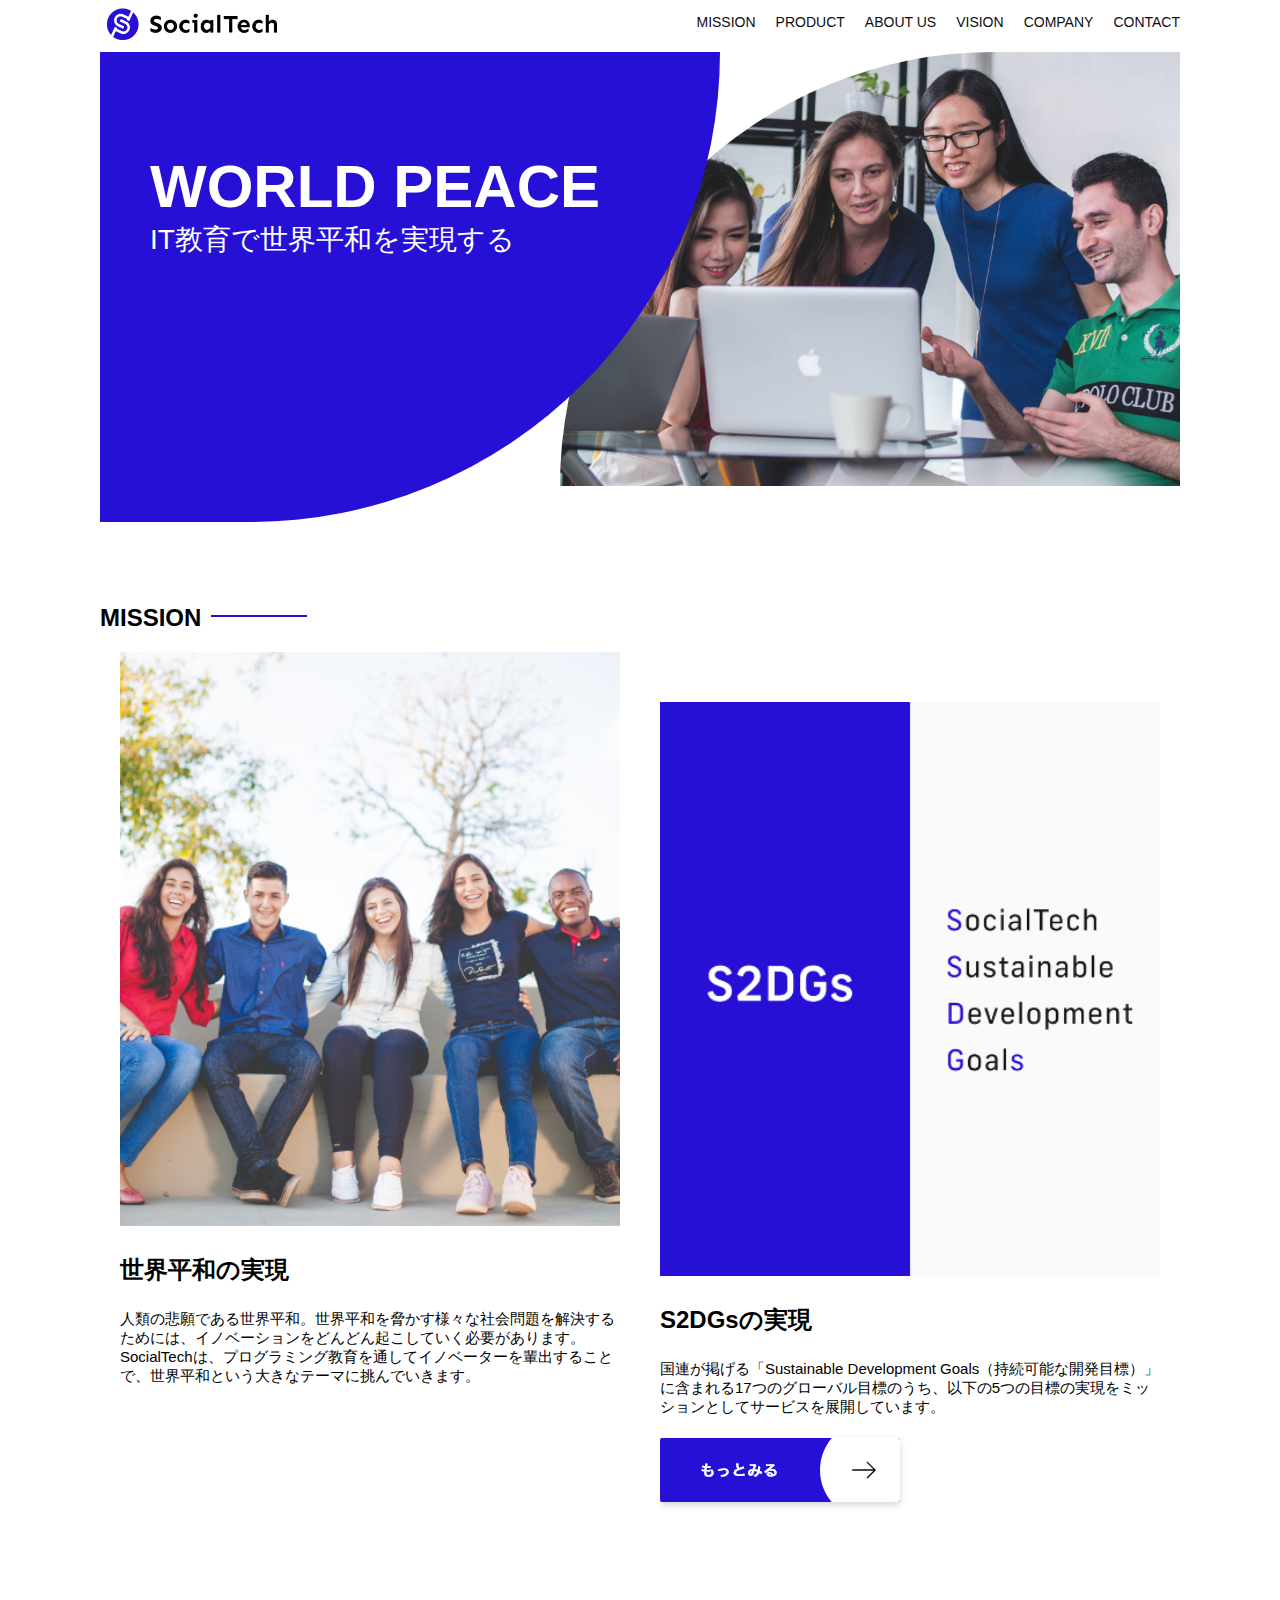
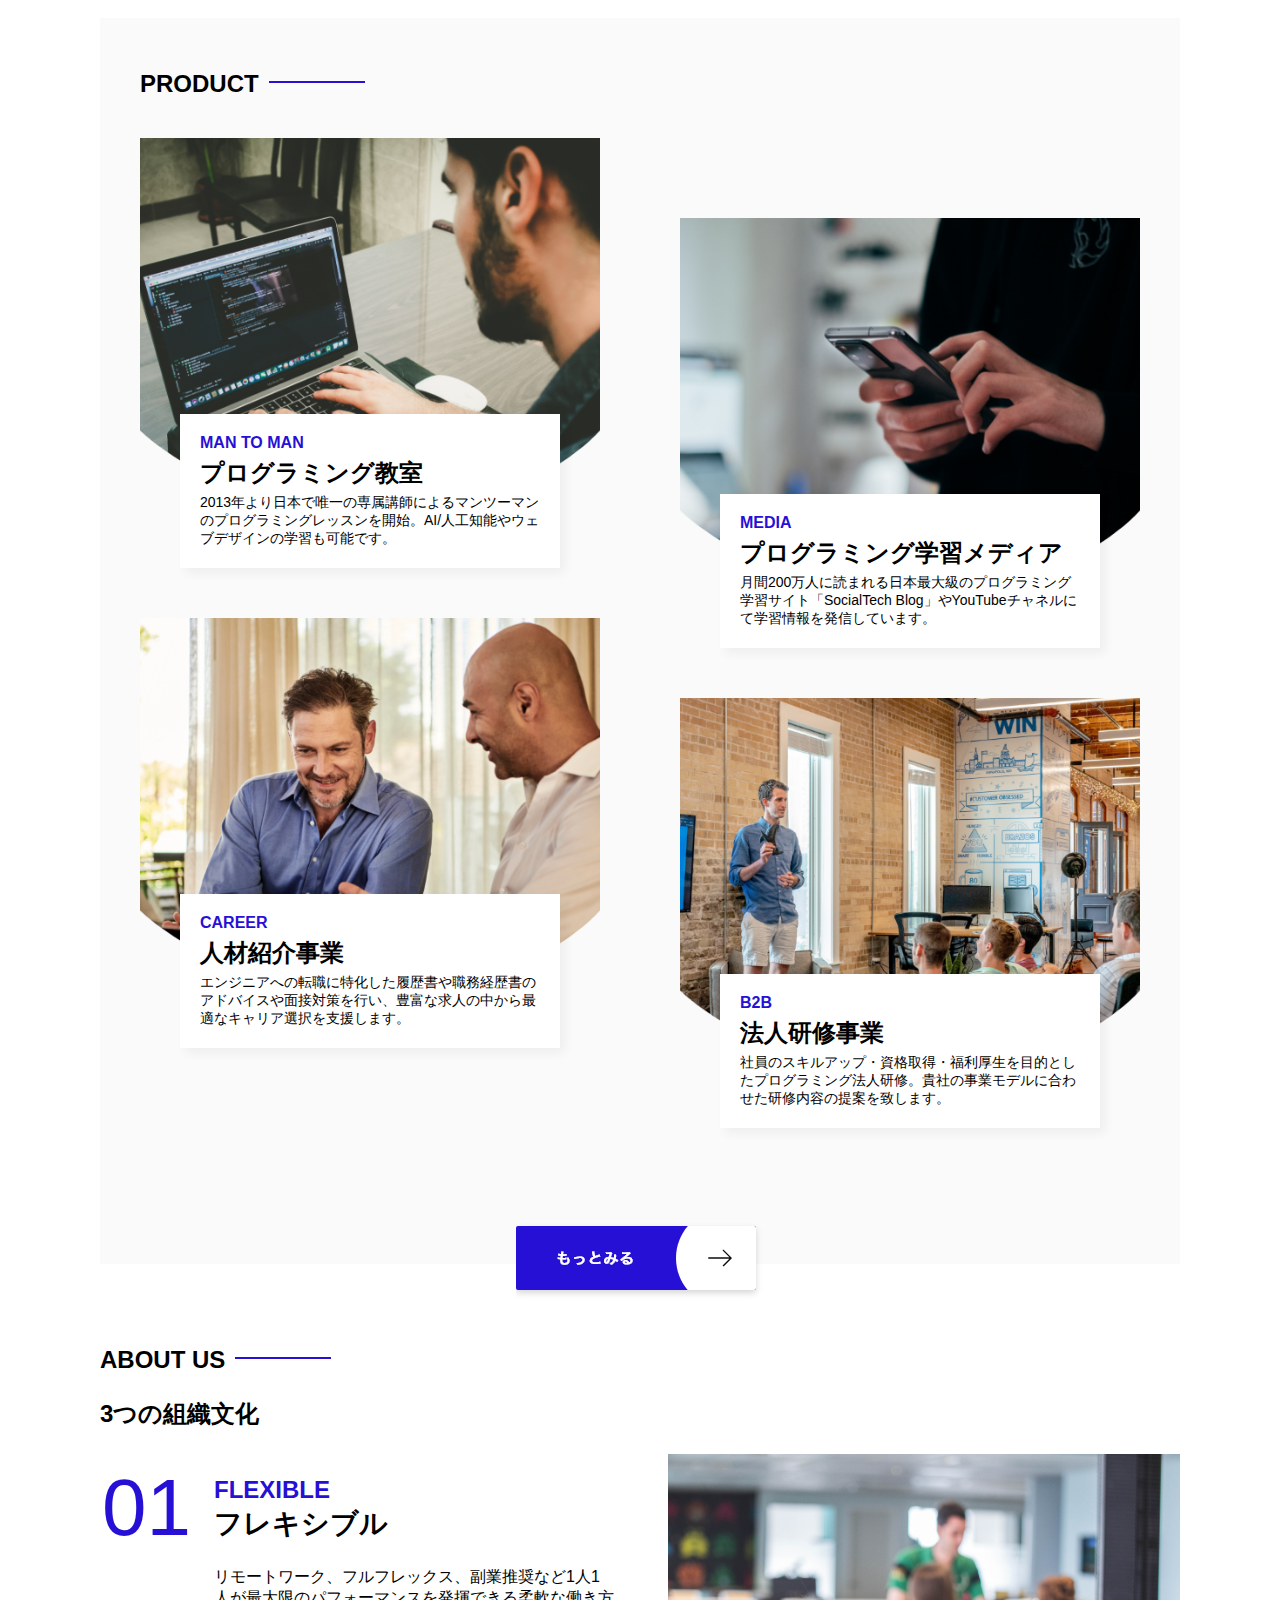
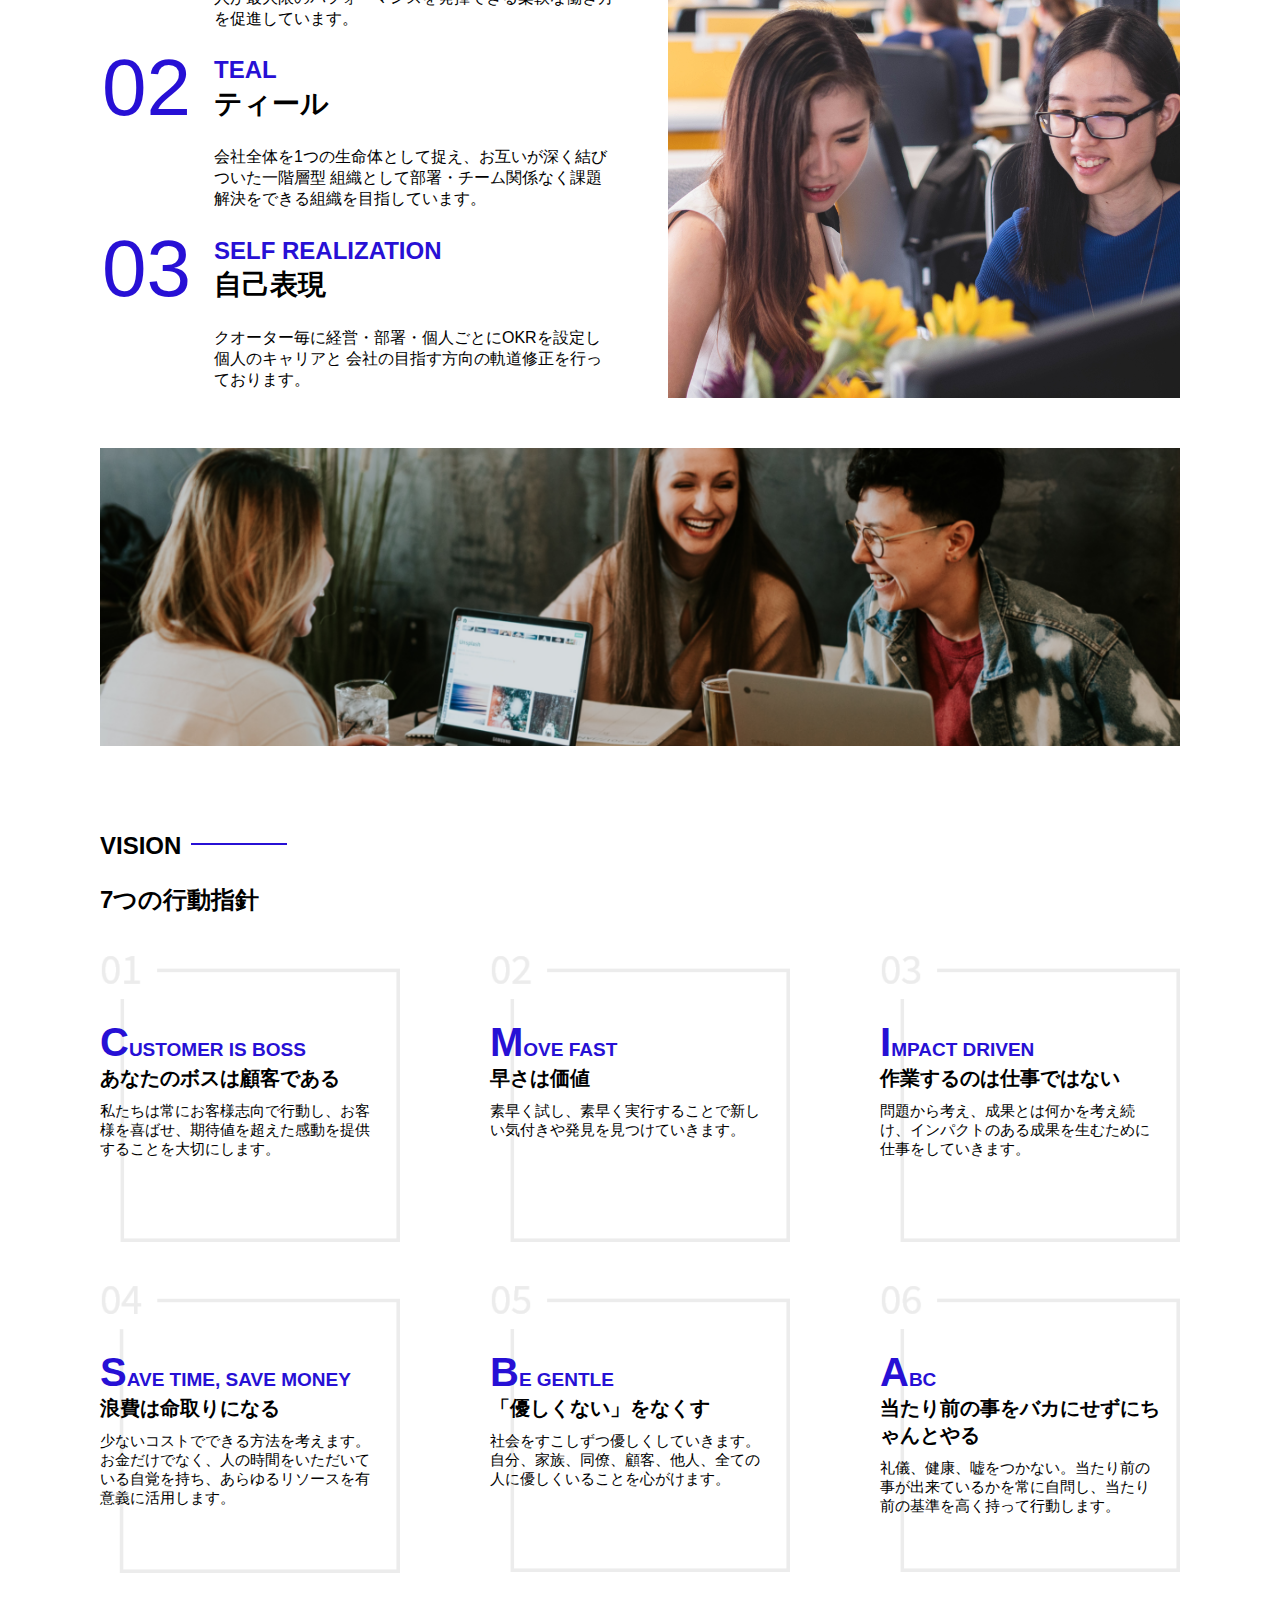
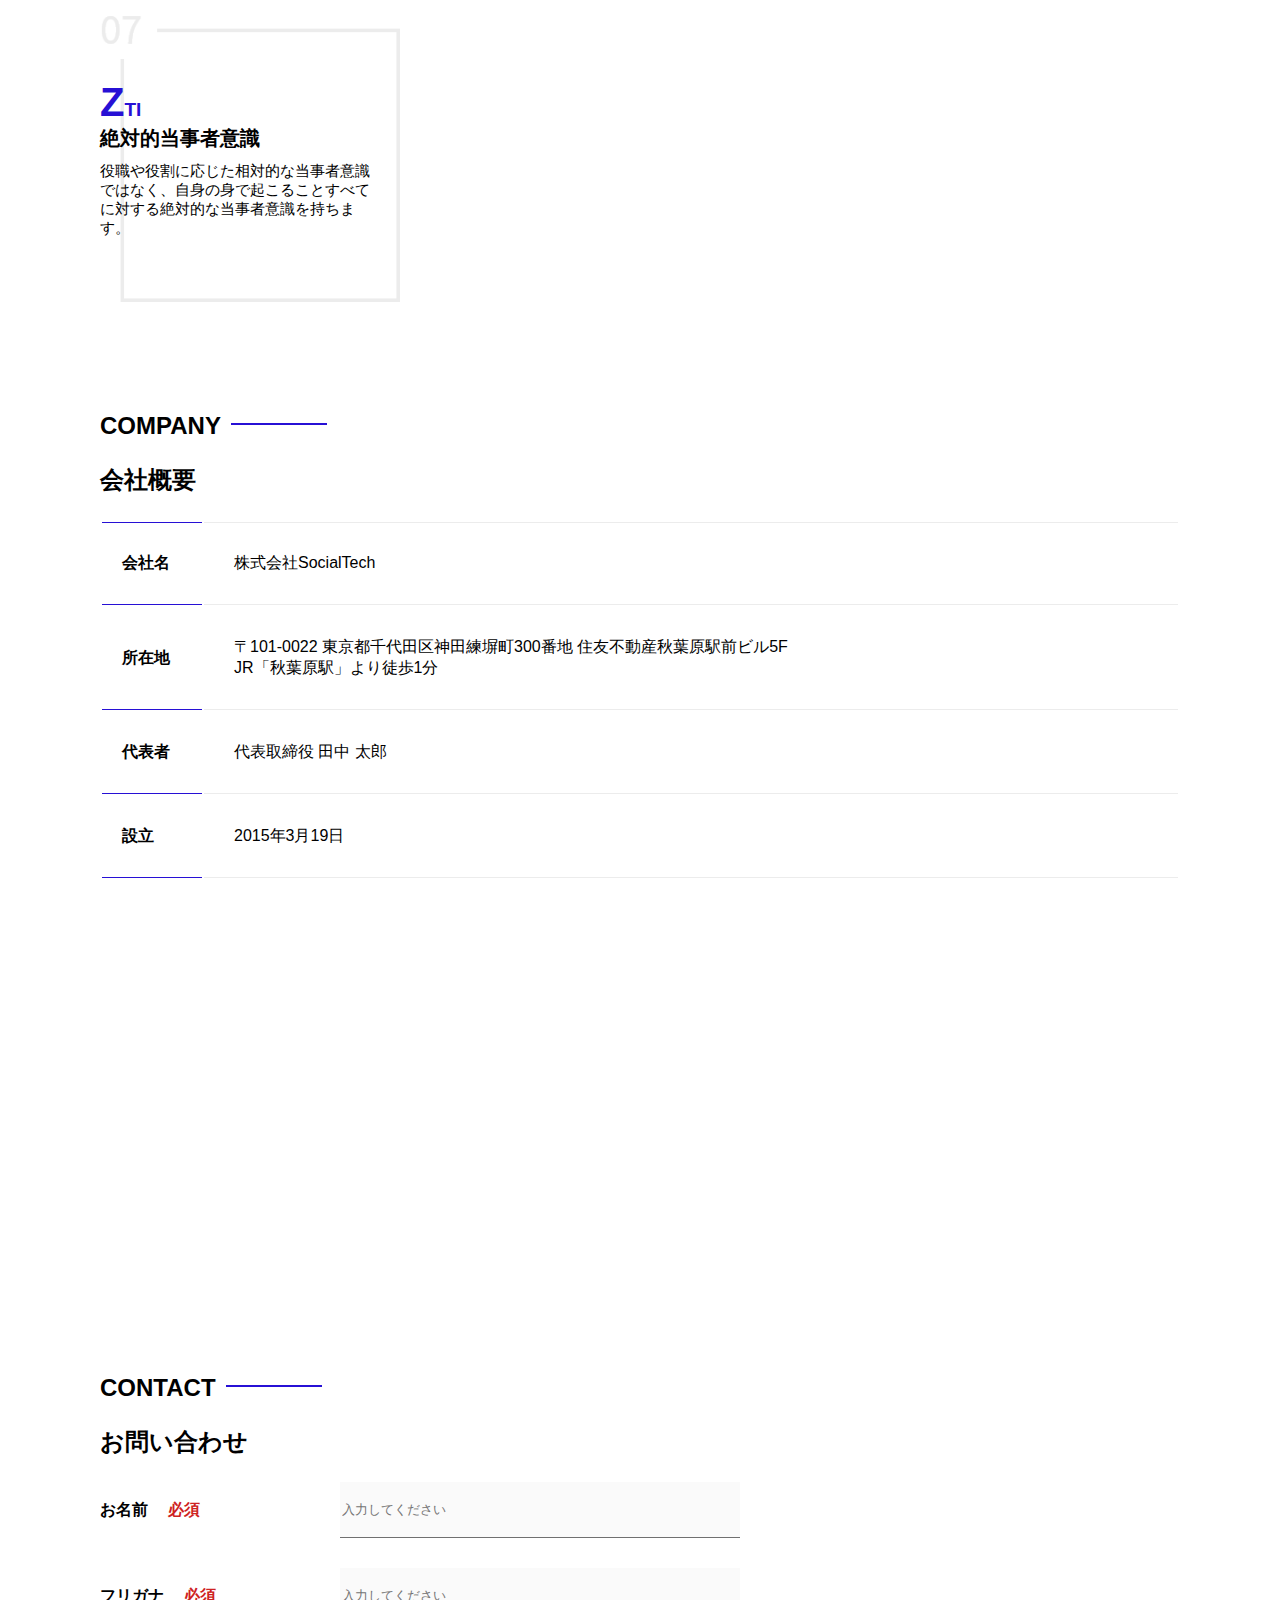
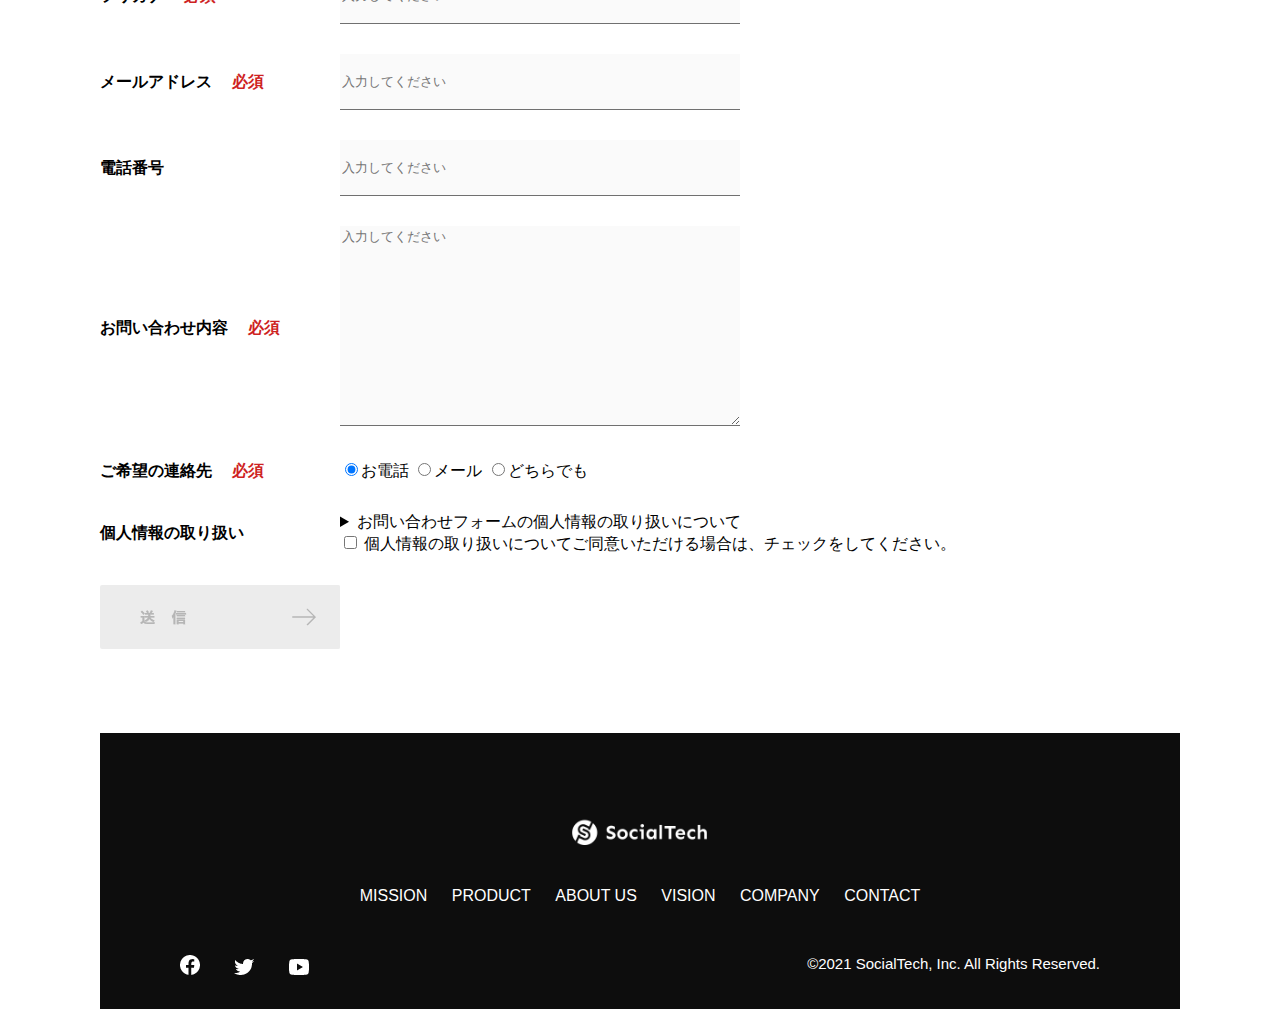
<file: index.html>
<!DOCTYPE html>
<html lang="jp">
<head>
    <meta charset="UTF-8">
    <meta name="description" content="SocialTechはEdTech業界のリーディングカンパニーを目指します。">
    <meta name="viewport" content="width=device-width, initial-scale=1.0">
    <link rel="stylesheet" href="style.css">
    <title>SocialTech</title>
</head>
<body>

    <!-- ヘッダー -->
    <header>
        <!-- ロゴ -->
        <a href="index.html" id="logo">
            <img src="images/logo.png" alt="トップページに戻る">
        </a>
        <!-- PC用ナビゲーション -->
         <nav id="nav-pc">
            <ul>
                <li><a href="mission.html">MISSION</a></li>
                <li><a href="product.html">PRODUCT</a></li>
                <li><a href="index.html#aboutus">ABOUT US</a></li>
                <li><a href="index.html#vision">VISION</a></li>
                <li><a href="index.html#company">COMPANY</a></li>
                <li><a href="index.html#contact">CONTACT</a></li>
            </ul>
         </nav>

         <!-- スマホ用メニューボタン -->
       <button id="menu-sp" onclick="document.getElementById('nav-sp').style.display = 'block'">
        <img src="images/button-menu.png" alt="ナビゲーションを開く">
      </button>
        <!-- スマホ用ナビゲーション -->
        <div id="nav-sp">
          <button id="close" onclick="document.getElementById('nav-sp').style.display = 'none'">
            <img src="images/button-close.png" alt="ナビゲーションを閉じる">
          </button>
  
          <nav>
            <ul>
              <li>
                <a id="logo-sp" href="index.html" onclick="document.getElementById('nav-sp').style.display = 'none'"><img src="images/logo-sp.png" alt="トップページに戻る"></a>
              </li>
              <li><a class="menu" href="mission.html" onclick="document.getElementById('nav-sp').style.display = 'none'">MISSION</a></li>
              <li><a class="menu" href="product.html" onclick="document.getElementById('nav-sp').style.display = 'none'">PRODUCT</a></li>
              <li><a class="menu" href="index.html#aboutus" onclick="document.getElementById('nav-sp').style.display = 'none'">ABOUT US</a></li>
              <li><a class="menu" href="index.html#vision" onclick="document.getElementById('nav-sp').style.display = 'none'">VISION</a></li>
              <li><a class="menu" href="index.html#company" onclick="document.getElementById('nav-sp').style.display = 'none'">COMPANY</a></li>
              <li><a class="menu" href="index.html#contact" onclick="document.getElementById('nav-sp').style.display = 'none'">CONTACT</a></li>
            </ul>
          </nav>
          <div id="sns">
            <a href="https://www.facebook.com/sejuku2013">
              <img src="images/button-facebook.png" alt="Facebookのリンク">
            </a>
            <a href="https://twitter.com/samuraijuku">
              <img src="images/button-twitter.png" alt="Twitterのリンク">
            </a>
            <a href="https://www.youtube.com/channel/UCCFOQO5aDK0xXam4cUQXT8g">
              <img src="images/button-youtube.png" alt="YouTubeのリンク">
            </a>
          </div>
        </div>
    </header>

    <!-- メイン -->
    <main>
        <article>
            <!-- メインビジュアル -->
            <section id="main-visual">
                <div id="main-message">
                    <h1>WORLD PEACE</h1>
                    <p>IT教育で世界平和を実現する</p>
                </div>
                <img src="images/index/index-main.png" alt="PCの周りに集まる多国籍の仲間たち">
            </section>
            <!-- ミッション -->
             <section id="mission">
                <h2 class="index-h2">MISSION</h2>
                <div id="mission-flex">
                    <div>
                        <img id="mission-photo" src="images/index/index-mission.png" alt="屋外のベンチで写真を撮影する多国籍の仲間たち">
                        <h3>世界平和の実現</h3>
                        <p>
                            人類の悲願である世界平和。世界平和を脅かす様々な社会問題を解決するためには、イノベーションをどんどん起こしていく必要があります。SocialTechは、プログラミング教育を通してイノベーターを輩出することで、世界平和という大きなテーマに挑んでいきます。
                        </p>
                    </div>
                    <div>
                        <img id="s2dgs" src="images/index/s2dgs.png" alt="S2DGs">
                        <h3>S2DGsの実現</h3>
                        <p>国連が掲げる「Sustainable Development Goals（持続可能な開発目標）」に含まれる17つのグローバル目標のうち、以下の5つの目標の実現をミッションとしてサービスを展開しています。</p>
                        <a href="mission.html">
                            <img src="images/button-more.png" alt="もっとみる">
                        </a>
                    </div>
                </div>
             </section>
             <!-- プロダクト -->
              <section id="product">
                <h2 class="index-h2">PRODUCT</h2>
                <div class="product-flex">
                    <div id="product-left">
                        <div>
                            <img class="product-photo" src="images/index/index-mantoman.png" alt="PCでコードを書く男性">
                            <div class="product-explain">
                                <span>MAN TO MAN</span>
                                <h3>プログラミング教室</h3>
                                <p>2013年より日本で唯一の専属講師によるマンツーマンのプログラミングレッスンを開始。AI/人工知能やウェブデザインの学習も可能です。</p>
                            </div>
                        </div>
                        <div>
                            <img class="product-photo" src="images/index/index-career.png" alt="笑顔で話し合う2人の男性">
                            <div class="product-explain">
                                <span>CAREER</span>
                                <h3>人材紹介事業</h3>
                                <p>エンジニアへの転職に特化した履歴書や職務経歴書のアドバイスや面接対策を行い、豊富な求人の中から最適なキャリア選択を支援します。</p>
                            </div>
                        </div>
                    </div>
                    <div id="product-right">
                        <div>
                            <img class="product-photo" src="images/index/index-media.png" alt="スマートフォンを操作する人">
                            <div class="product-explain">
                                <span>MEDIA</span>
                                <h3>プログラミング学習メディア</h3>
                                <p>月間200万人に読まれる日本最大級のプログラミング学習サイト「SocialTech Blog」やYouTubeチャネルにて学習情報を発信しています。</p>
                            </div>
                        </div>
                        <div>
                            <img class="product-photo" src="images/index/index-b2b.png" alt="講演中の男性とそれを聴く人々">
                            <div class="product-explain">
                                <span>B2B</span>
                                <h3>法人研修事業</h3>
                                <p>社員のスキルアップ・資格取得・福利厚生を目的としたプログラミング法人研修。貴社の事業モデルに合わせた研修内容の提案を致します。</p>
                            </div>
                        </div>
                    </div>
                </div>
                <div id="product-more">
                    <a href="product.html">
                        <img src="images/button-more.png" alt="もっとみる">
                    </a>
                </div>
              </section>
              <!-- ABOUT US -->
               <section id="about-us">
                <h2 class="index-h2">ABOUT US</h2>
                <h3>3つの組織文化</h3>
                <div>
                    <table class="culture-table">
                        <tr>
                            <td class="culture-num">01</td>
                            <th><span class="culture-en">FLEXIBLE</span><br>フレキシブル</th>
                        </tr>
                        <tr>
                            <td>
                                <!-- 空のセル -->
                            </td>
                            <td class="culture-description">リモートワーク、フルフレックス、副業推奨など1人1人が最大限のパフォーマンスを発揮できる柔軟な働き方を促進しています。</td>
                        </tr>
                        <tr>
                            <td class="culture-num">02</td>
                            <th><span class="culture-en">TEAL</span><br>ティール</th>
                        </tr>
                        <tr>
                            <td>
                                <!-- 空のセル -->
                            </td>
                            <td class="culture-description">会社全体を1つの生命体として捉え、お互いが深く結びついた一階層型 組織として部署・チーム関係なく課題解決をできる組織を目指しています。</td>
                        </tr>
                        <tr>
                            <td class="culture-num">03</td>
                            <th><span class="culture-en">SELF REALIZATION</span><br>自己表現</th>
                        </tr>
                        <tr>
                            <td>
                                <!-- 空のセル -->
                            </td>
                            <td class="culture-description">クオーター毎に経営・部署・個人ごとにOKRを設定し個人のキャリアと 会社の目指す方向の軌道修正を行っております。</td>
                        </tr>
                    </table>
                    <img class="culture-img" src="images/index/index-aboutus1.png" alt="笑顔で話し合う2人の女性">
                </div>
                <img class="culture-img2" src="images/index/index-aboutus2.png" alt="笑顔で話し合う3人の男女">
               </section>
               <!-- VISION -->
               <section id="vision">
                <h2 class="index-h2">VISION</h2>
                <h3>7つの行動指針</h3>
                <div>
                    <div class="vision-box">
                        <img src="images/index/vision-01.png" alt="01">
                        <div>
                            <h4>CUSTOMER IS BOSS</h4>
                            <h5>あなたのボスは顧客である</h5>
                            <p>私たちは常にお客様志向で行動し、お客様を喜ばせ、期待値を超えた感動を提供することを大切にします。</p>
                        </div>
                    </div>
                    <div class="vision-box">
                        <img src="images/index/vision-02.png" alt="02">
                        <div>
                            <h4>MOVE FAST</h4>
                            <h5>早さは価値</h5>
                            <p>素早く試し、素早く実行することで新しい気付きや発見を見つけていきます。</p>
                        </div>
                    </div>
                    <div class="vision-box">
                        <img src="images/index/vision-03.png" alt="03">
                        <div>
                            <h4>IMPACT DRIVEN</h4>
                            <h5>作業するのは仕事ではない</h5>
                            <p>問題から考え、成果とは何かを考え続け、インパクトのある成果を生むために仕事をしていきます。</p>
                        </div>
                    </div>
                    <div class="vision-box">
                        <img src="images/index/vision-04.png" alt="04">
                        <div>
                            <h4>SAVE TIME, SAVE MONEY</h4>
                            <h5>浪費は命取りになる</h5>
                            <p>少ないコストでできる方法を考えます。お金だけでなく、人の時間をいただいている自覚を持ち、あらゆるリソースを有意義に活用します。</p>
                        </div>
                    </div>
                    <div class="vision-box">
                        <img src="images/index/vision-05.png" alt="05">
                        <div>
                            <h4>BE GENTLE</h4>
                            <h5>「優しくない」をなくす</h5>
                            <p>社会をすこしずつ優しくしていきます。自分、家族、同僚、顧客、他人、全ての人に優しくいることを心がけます。</p>
                        </div>
                    </div>
                    <div class="vision-box">
                        <img src="images/index/vision-06.png" alt="06">
                        <div>
                            <h4>ABC</h4>
                            <h5>当たり前の事をバカにせずにちゃんとやる</h5>
                            <p>礼儀、健康、嘘をつかない。当たり前の事が出来ているかを常に自問し、当たり前の基準を高く持って行動します。</p>
                        </div>
                    </div>
                    <div class="vision-box">
                        <img src="images/index/vision-07.png" alt="07">
                        <div>
                            <h4>ZTI</h4>
                            <h5>絶対的当事者意識</h5>
                            <p>役職や役割に応じた相対的な当事者意識ではなく、自身の身で起こることすべてに対する絶対的な当事者意識を持ちます。</p>
                        </div>
                    </div>
                </div>    
               </section>
               <!-- COMPANY -->
               <section id="company">
                <h2 class="index-h2">COMPANY</h2>
                <h3>会社概要</h3>
                <table id="company-table">
                    <tr>
                        <th class="tableheader tableheader-first">会社名</th>
                        <td class="cell cell-first">株式会社SocialTech</td>
                    </tr>
                    <tr>
                        <th class="tableheader">所在地</th>
                        <td class="cell">〒101-0022 東京都千代田区神田練塀町300番地 住友不動産秋葉原駅前ビル5F<br>JR「秋葉原駅」より徒歩1分</td>
                    </tr>
                    <tr>
                        <th class="tableheader">代表者</th>
                        <td class="cell">代表取締役 田中 太郎</td>
                    </tr>
                    <tr>
                        <th class="tableheader">設立</th>
                        <td class="cell">2015年3月19日</td>
                    </tr>
                </table>
                <iframe 
                src="https://www.google.com/maps/embed?pb=!1m18!1m12!1m3!1d3240.0688551336807!2d139.7720776771055!3d35.69992317258124!2m3!1f0!2f0!3f0!3m2!1i1024!2i768!4f13.1!3m3!1m2!1s0x60188fee13660e23%3A0x77137876edf742ac!2z5L2P5Y-L5LiN5YuV55Sj56eL6JGJ5Y6f6aeF5YmN44OT44Or!5e0!3m2!1sja!2sjp!4v1704858013291!5m2!1sja!2sjp" 
                style="border: 0;" allowfullscreen="" loading="lazy">
                </iframe>
               </section>
               <!-- お問い合わせフォーム -->
                <section id="contact">
                    <h2 class="index-h2">CONTACT</h2>
                    <h3>お問い合わせ</h3>
                    <form>
                        <div>
                            <div class="contact-heading">
                                <label class="contact-label">お名前<span class="contact-span">必須</span></label>
                            </div>
                            <div>
                                <input type="text" name="name" placeholder="入力してください" class="contact-textbox">
                            </div>
                        </div>
                        <div>
                            <div class="contact-heading">
                                <label class="contact-label">フリガナ<span class="contact-span">必須</span></label>
                            </div>
                            <div>
                                <input type="text" name="hurigana" placeholder="入力してください" class="contact-textbox">
                            </div>
                        </div>
                        <div>
                            <div class="contact-heading">
                                <label class="contact-label">メールアドレス<span class="contact-span">必須</span></label>
                            </div>
                            <div>
                                <input type="text" name="email" placeholder="入力してください" class="contact-textbox">
                            </div>
                        </div>
                        <div>
                            <div class="contact-heading">
                                <label class="contact-label">電話番号</label>
                            </div>
                            <div>
                                <input type="text" name="tell" placeholder="入力してください" class="contact-textbox">
                            </div>
                        </div>
                        <div>
                            <div class="contact-heading">
                                <label class="contact-label">お問い合わせ内容<span class="contact-span">必須</span></label>
                            </div>
                            <div><textarea class="contact-textarea" placeholder="入力してください" name="message"></textarea></div>
                        </div>
                        <div>
                            <div class="contact-heading">
                                <label class="contact-label">ご希望の連絡先<span class="contact-span">必須</span></label>
                            </div>
                            <div>
                                <input class="radiobutton" type="radio" value="tel" name="contact" checked><label>お電話</label>
                                <input class="radiobutton" type="radio" value="mail" name="contact"><label>メール</label>
                                <input class="radiobutton" type="radio" value="both" name="contact"><label>どちらでも</label>
                            </div>
                        </div>
                        <div>
                            <div class="contact-heading">
                                <label class="contact-label">個人情報の取り扱い</label>
                            </div>
                            <div>
                                <details>
                                    <summary>お問い合わせフォームの個人情報の取り扱いについて</summary>
                                    <div>
                                        <dl>
                                            <dt>1. 組織の名称又は氏名</dt>
                                            <dd>株式会社SocialTech</dd>
                                            <dt>2. 個人情報保護管理者（若しくはその代理人）の氏名又は職名、所属及び連絡先</dt>
                                            <dd>
                                                <p>鈴木 一郎 コーポレート部</p>
                                                <p>メールアドレス:samurai@example.com</p>
                                                <p>TEL:03-1234-5678</p>
                                            </dd>
                                            <dt>3. 個人情報の利用目的</dt>
                                            <dd>
                                                <ul>
                                                    <li>本サービス及び本サービスに関連する情報の提供又はそれらに関する連絡のため</li>
                                                    <li>ユーザーの本人確認のため</li>
                                                    <li>当社サービスのご案内のため</li>
                                                    <li>当社の商品等の広告または宣伝（電子メールによるものを含むものとします。）</li>
                                                </ul>
                                            </dd>
                                            <dt>4. 個人情報の取り扱い業務の委託</dt>
                                            <dd>個人情報の取扱業務の全部または一部を外部に業務委託する場合があります。その際、弊社は、個人情報を適切に保護できる管理体制を敷き実行していることを条件として委託先を厳選したうえで、機密保持契約を委託先と締結し、お客様の個人情報を厳密に管理させます。</dd>
                                            <dt>5. 個人情報の開示等の請求</dt>
                                            <dd>
                                                お客様は、弊社に対してご自身の個人情報の開示等（利用目的の通知、開示、内容の訂正・追加・削除、利用の停止または消去、第三者への提供の停止）に関して、当社問合わせ窓口に申し出ることができます。<br>
                                                その際、弊社はお客様ご本人を確認させていただいたうえで、合理的な期間内に対応いたします。<br>
                                                なお、個人情報に関する弊社問合わせ先は、次の通りです。
                                            </dd>
                                            <dd>
                                                <p>株式会社SocialTech 個人情報問合せ窓口</p>
                                                <p>〒150-0043 東京都千代田区神田練塀町300番地 住友不動産秋葉原駅前ビル5F</p>
                                                <p>メールアドレス:samurai@example.com TEL:03-1234-5678</p>
                                            </dd>

                                            <dt>6. 個人情報を提供されることの任意性について</dt>
                                            <dd>お客様がご自身の個人情報を弊社に提供されるか否かは、お客様のご判断によりますが、もしご提供されない場合には、適切なサービスが提供できない場合がありますので予めご了承ください。</dd>
                                        </dl>
                                    </div>
                                </details>
                                <input type="checkbox" name="agree">
                                <span>個人情報の取り扱いについてご同意いただける場合は、チェックをしてください。</span>
                            </div>
                        </div>
                        <input type="image" src="images/button-submit.png" alt="送信する">
                    </form>
                </section>
        </article>
    </main>

    <!-- フッター -->
     <footer>
        <div id="footer-logo">
            <img src="images/logo-sp.png" alt="SocialTech">
        </div>
            <div id="footer-link">
                <a href="mission.html">MISSION</a>
                <a href="product.html">PRODUCT</a>
                <a href="index.html#aboutus">ABOUT US</a>
                <a href="index.html#vision">VISION</a>
                <a href="index.html#company">COMPANY</a>
                <a href="index.html#contact">CONTACT</a>
            </div>
            <div id="sns-footer">
            <div class="sns-btns">
                <a href="https://www.facebook.com/sejuku2013"><img src="images/button-facebook.png" alt="Facebookのリンク"></a>
                <a href="https://twitter.com/samuraijuku"><img src="images/button-twitter.png" alt="Twitterのリンク"></a>
                <a href="https://www.youtube.com/channel/UCCFOQO5aDK0xXam4cUQXT8g"><img src="images/button-youtube.png" alt="YouTubeのリンク"></a>
            </div>
            <p id="copyright">&copy;2021 SocialTech, Inc. All Rights Reserved.</p>
        </div>
     </footer>
</body>
</html>
</file>
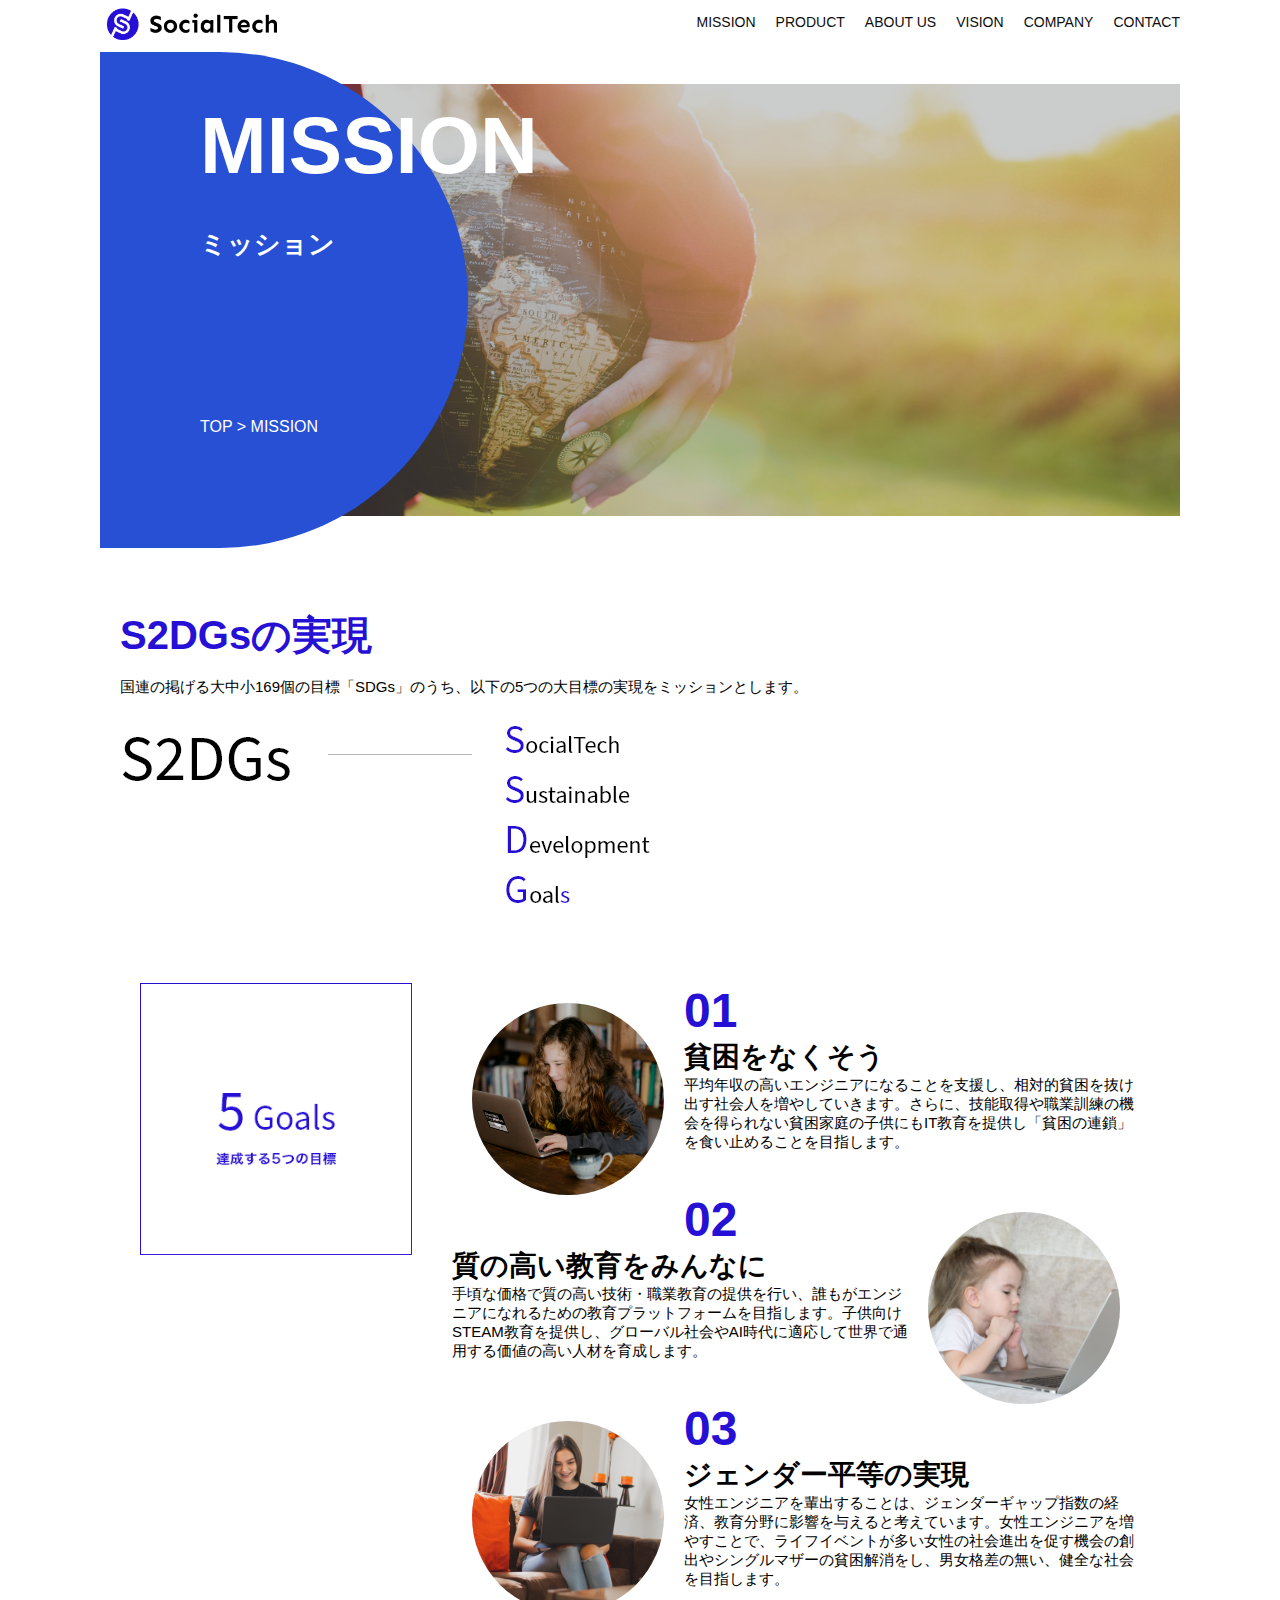
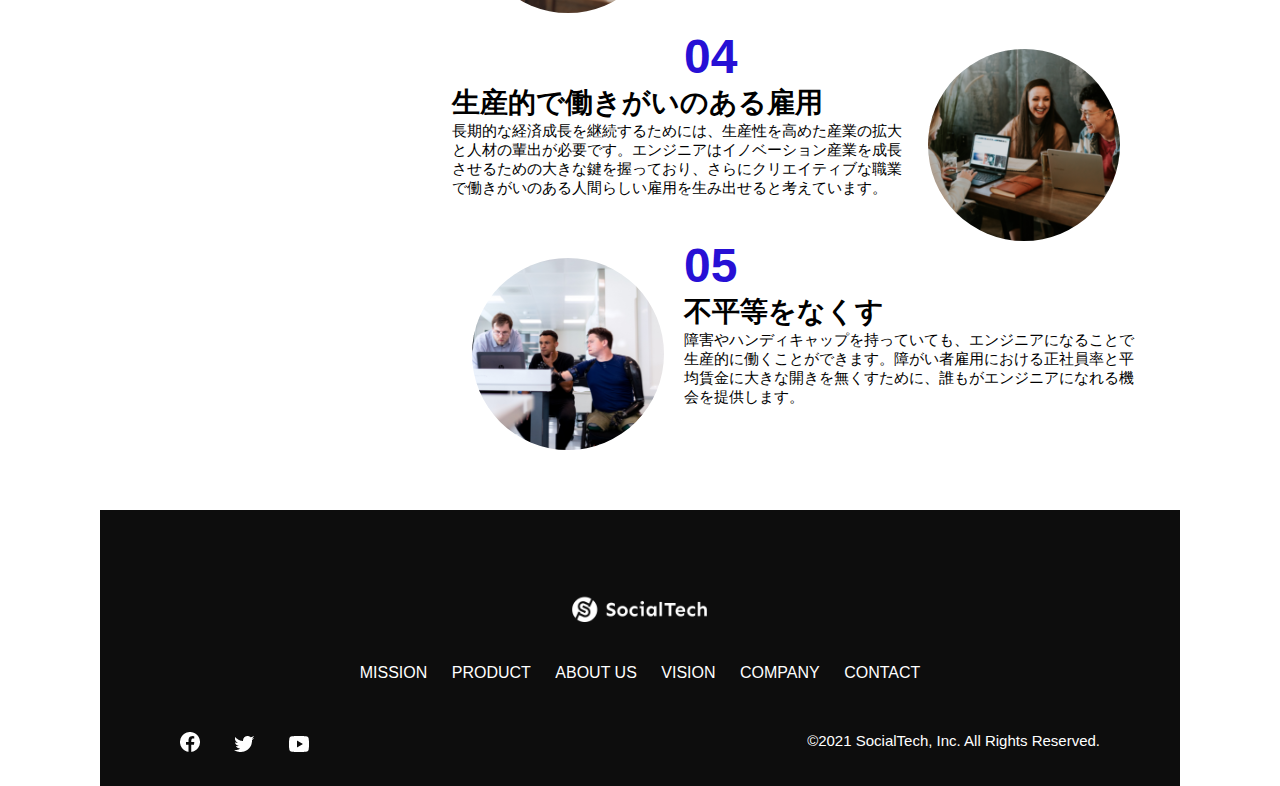
<file: mission.html>
<!DOCTYPE html>
<html lang="jp">
<head>
    <meta charset="UTF-8">
    <meta name="description" content="SocialTechが目指す5つの目標（S2DGs）を紹介します">
    <meta name="viewport" content="width=device-width, initial-scale=1.0">
    <link rel="stylesheet" href="style.css">
    <title>SocialTech - MISSION ミッション -</title>
</head>
<body>
    <!-- ヘッダー -->
    <header>
        <!-- ロゴ -->
         <a href="index.html" id="logo">
            <img src="images/logo.png" alt="トップページに戻る">
         </a>

         <!-- PC用ナビゲーション -->
          <nav id="nav-pc">
            <ul>
                <li><a href="mission.html">MISSION</a></li>
                <li><a href="product.html">PRODUCT</a></li>
                <li><a href="index.html#aboutus">ABOUT US</a></li>
                <li><a href="index.html#vision">VISION</a></li>
                <li><a href="index.html#company">COMPANY</a></li>
                <li><a href="index.html#contact">CONTACT</a></li>
            </ul>
          </nav>

          <!-- スマホ用メニューボタン -->
           <button id="menu-sp" onclick="document.getElementById('nav-sp').style.display = 'block'">
                <img src="images/button-menu.png" alt="ナビゲーションを開く">
           </button>

           <!-- スマホ用ナビゲーション -->
            <div id="nav-sp">
                <button id="close" onclick="document.getElementById('nav-sp').style.display = 'none'">
                    <img src="images/button-close.png" alt="ナビゲーションを閉じる">
                </button>

                <nav>
                    <ul>
                        <li>
                            <a id="logo-sp" href="index.html" onclick="document.getElementById('nav-sp').style.display = 'none'"><img src="images/logo-sp.png" alt="トップページに戻る"></a>
                        </li>
                        <li><a class="menu" href="mission.html" onclick="document.getElementById('nav-sp').style.display = 'none'">MISSION</a></li>
                        <li><a class="menu" href="product.html" onclick="document.getElementById('nav-sp').style.display = 'none'">PRODUCT</a></li>
                        <li><a class="menu" href="index.html#aboutus" onclick="document.getElementById('nav-sp').style.display = 'none'">ABOUT US</a></li>
                        <li><a class="menu" href="index.html#vision" onclick="document.getElementById('nav-sp').style.display = 'none'">VISION</a></li>
                        <li><a class="menu" href="index.html#company" onclick="document.getElementById('nav-sp').style.display = 'none'">COMPANY</a></li>
                        <li><a class="menu" href="index.html#contact" onclick="document.getElementById('nav-sp').style.display = 'none'">CONTACT</a></li>
                    </ul>
                </nav>
                <div id="sns">
                    <a href="https://www.facebook.com/sejuku2013">
                        <img src="images/button-facebook.png" alt="Facebookのリンク">
                    </a>
                    <a href="https://twitter.com/samuraijuku">
                        <img src="images/button-twitter.png" alt="Twitterのリンク">
                    </a>
                    <a href="https://www.youtube.com/channel/UCCFOQO5aDK0xXam4cUQXT8g">
                        <img src="images/button-youtube.png" alt="YouTubeのリンク">
                    </a>
                </div>
            </div>
    </header>

    <!-- メイン -->
     <main>
        <article>
            <section id="mission-main">
                <div class="mission-main-inner">
                    <div id="mission-title">
                        <h1>MISSION<br><span>ミッション</span></h1>
                        <p>TOP > MISSION</p>
                    </div>
                </div>
            </section>

            <section id="mission-s2dgs">
                <h2 class="mission-h2">S2DGsの実現</h2>
                <p>国連の掲げる大中小169個の目標「SDGs」のうち、以下の5つの大目標の実現をミッションとします。</p>
                <img src="images/mission/mission-s2dgs.png" alt="S2DGs">
            </section>

            <section id="mission-five-goals">
                <div class="five-goals-image">
                    <img src="images/mission/mission-5goals.png" alt="5Goals">
                </div>
                <div class="five-goals-read">
                    <div>
                        <img class="fivegoals-image-left" src="images/mission/mission-5goals01.png" alt="PCを操作する女の子">
                        <span class="fivegoals-number">01</span>
                        <h3 class="fivegoals-h3">貧困をなくそう</h3>
                        <p class="fivegoals-p">平均年収の高いエンジニアになることを支援し、相対的貧困を抜け出す社会人を増やしていきます。さらに、技能取得や職業訓練の機会を得られない貧困家庭の子供にもIT教育を提供し「貧困の連鎖」を食い止めることを目指します。</p>
                    </div>
                    <div>
                        <img class="fivegoals-image-right" src="images/mission/mission-5goals02.png" alt="PCを見つめる小さい女の子">
                        <span class="fivegoals-number">02</span>
                        <h3 class="fivegoals-h3">質の高い教育をみんなに</h3>
                        <p class="fivegoals-p">手頃な価格で質の高い技術・職業教育の提供を行い、誰もがエンジニアになれるための教育プラットフォームを目指します。子供向けSTEAM教育を提供し、グローバル社会やAI時代に適応して世界で通用する価値の高い人材を育成します。</p>
                    </div>
                    <div>
                        <img class="fivegoals-image-left" src="images/mission/mission-5goals03.png" alt="PCを操作する女性">
                        <span class="fivegoals-number">03</span>
                        <h3 class="fivegoals-h3">ジェンダー平等の実現</h3>
                        <p class="fivegoals-p">女性エンジニアを輩出することは、ジェンダーギャップ指数の経済、教育分野に影響を与えると考えています。女性エンジニアを増やすことで、ライフイベントが多い女性の社会進出を促す機会の創出やシングルマザーの貧困解消をし、男女格差の無い、健全な社会を目指します。</p>
                    </div>
                    <div>
                        <img class="fivegoals-image-right" src="images/mission/mission-5goals04.png" alt="笑顔で話し合う3人の男女">
                        <span class="fivegoals-number">04</span>
                        <h3 class="fivegoals-h3">生産的で働きがいのある雇用</h3>
                        <p class="fivegoals-p">長期的な経済成長を継続するためには、生産性を高めた産業の拡大と人材の輩出が必要です。エンジニアはイノベーション産業を成長させるための大きな鍵を握っており、さらにクリエイティブな職業で働きがいのある人間らしい雇用を生み出せると考えています。</p>
                    </div>
                    <div>
                        <img class="fivegoals-image-left" src="images/mission/mission-5goals05.png" alt="障害を持つ男性が生き生きと働く様子">
                        <span class="fivegoals-number">05</span>
                        <h3 class="fivegoals-h3">不平等をなくす</h3>
                        <p class="fivegoals-p">障害やハンディキャップを持っていても、エンジニアになることで生産的に働くことができます。障がい者雇用における正社員率と平均賃金に大きな開きを無くすために、誰もがエンジニアになれる機会を提供します。</p>
                    </div>
                </div>
            </section>
        </article>
     </main>

     <!-- フッター -->
      <footer>
        <div id="footer-logo">
            <img src="images/logo-sp.png" alt="SocialTech">
        </div>
        <div id="footer-link">
            <a href="mission.html">MISSION</a>
            <a href="product.html">PRODUCT</a>
            <a href="index.html#aboutus">ABOUT US</a>
            <a href="index.html#vision">VISION</a>
            <a href="index.html#company">COMPANY</a>
            <a href="index.html#contact">CONTACT</a>
        </div>
        <div id="sns-footer">
            <div class="sns-btns">
              <a href="https://www.facebook.com/sejuku2013"><img src="images/button-facebook.png" alt="Facebookのリンク"></a>
              <a href="https://twitter.com/samuraijuku"><img src="images/button-twitter.png" alt="Twitterのリンク"></a>
              <a href="https://www.youtube.com/channel/UCCFOQO5aDK0xXam4cUQXT8g"><img src="images/button-youtube.png" alt="YouTubeのリンク"></a>
            </div>
            <p id="copyright">&copy;2021 SocialTech, Inc. All Rights Reserved.</p>
        </div>
      </footer>
</body>
</html>
</file>
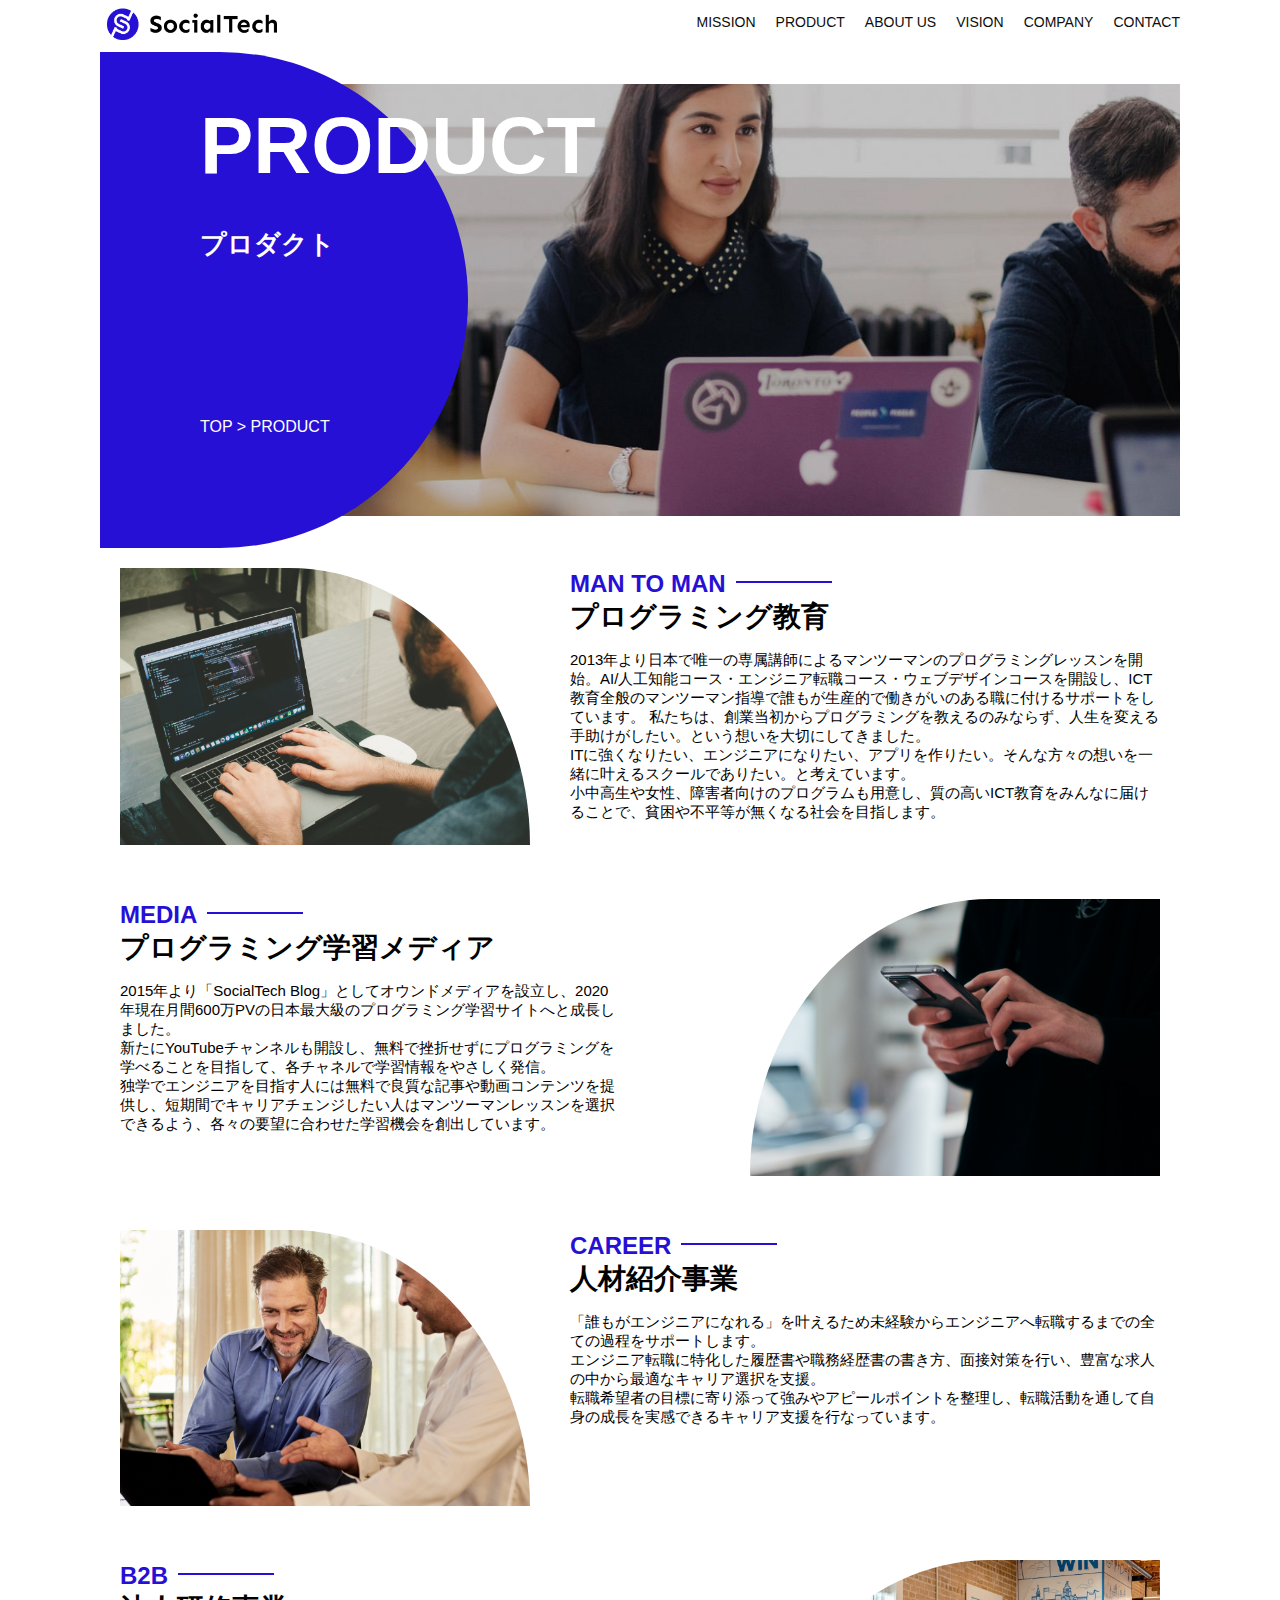
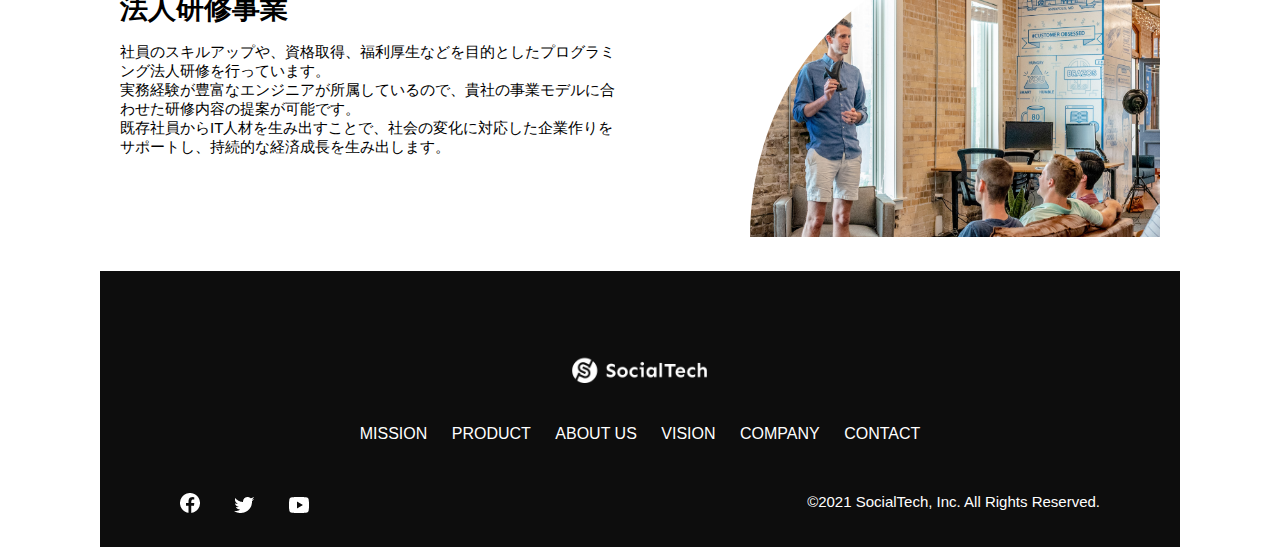
<file: product.html>
<!DOCTYPE html>
<html lang="jp">
<head>
    <meta charset="UTF-8">
    <meta name="description" content="SocialTechの4つのプロダクトを紹介します">
    <meta name="viewport" content="width=device-width, initial-scale=1.0">
    <link rel="stylesheet" href="style.css">
    <title>SocialTech -PRODUCT プロダクト-</title>
</head>
<body>
    <!-- ヘッダー -->
    <header>
        <!-- ロゴ -->
        <a href="index.html" id="logo">
          <img src="images/logo.png" alt="トップページに戻る">
        </a>
  
        <!-- PC用ナビゲーション -->
        <nav id="nav-pc">
          <ul>
            <li><a href="mission.html">MISSION</a></li>
            <li><a href="product.html">PRODUCT</a></li>
            <li><a href="index.html#aboutus">ABOUT US</a></li>
            <li><a href="index.html#vision">VISION</a></li>
            <li><a href="index.html#company">COMPANY</a></li>
            <li><a href="index.html#contact">CONTACT</a></li>
          </ul>
        </nav>
  
        <!-- スマホ用メニューボタン -->
        <button id="menu-sp" onclick="document.getElementById('nav-sp').style.display = 'block'">
          <img src="images/button-menu.png" alt="ナビゲーションを開く">
        </button>
  
        <!-- スマホ用ナビゲーション -->
        <div id="nav-sp">
          <button id="close" onclick="document.getElementById('nav-sp').style.display = 'none'">
            <img src="images/button-close.png" alt="ナビゲーションを閉じる">
          </button>
  
          <nav>
            <ul>
              <li>
                <a id="logo-sp" href="index.html" onclick="document.getElementById('nav-sp').style.display = 'none'"><img src="images/logo-sp.png" alt="トップページに戻る"></a>
              </li>
              <li><a class="menu" href="mission.html" onclick="document.getElementById('nav-sp').style.display = 'none'">MISSION</a></li>
              <li><a class="menu" href="product.html" onclick="document.getElementById('nav-sp').style.display = 'none'">PRODUCT</a></li>
              <li><a class="menu" href="index.html#aboutus" onclick="document.getElementById('nav-sp').style.display = 'none'">ABOUT US</a></li>
              <li><a class="menu" href="index.html#vision" onclick="document.getElementById('nav-sp').style.display = 'none'">VISION</a></li>
              <li><a class="menu" href="index.html#company" onclick="document.getElementById('nav-sp').style.display = 'none'">COMPANY</a></li>
              <li><a class="menu" href="index.html#contact" onclick="document.getElementById('nav-sp').style.display = 'none'">CONTACT</a></li>
            </ul>
          </nav>
          <div id="sns">
            <a href="https://www.facebook.com/sejuku2013">
              <img src="images/button-facebook.png" alt="Facebookのリンク">
            </a>
            <a href="https://twitter.com/samuraijuku">
              <img src="images/button-twitter.png" alt="Twitterのリンク">
            </a>
            <a href="https://www.youtube.com/channel/UCCFOQO5aDK0xXam4cUQXT8g">
              <img src="images/button-youtube.png" alt="YouTubeのリンク">
            </a>
          </div>
        </div>
      </header>
  
      <main>
        <article>
            <section id="product-main">
                <div class="product-main-inner">
                    <div id="product-title">
                        <h1>PRODUCT<br><span>プロダクト</span></h1>
                        <p>TOP > PRODUCT</p>
                    </div>
                </div>
            </section>

            <section class="product-section product-section-left">
                <div class="product-section-img">
                    <img src="images/product/product-mantoman.png" alt="PCでコードを書く男性">
                </div>
                <div class="product-read">
                    <h2 class="product-h2">MAN TO MAN</h2>
                    <h3 class="product-h3">プログラミング教育</h3>
                    <p>
                      2013年より日本で唯一の専属講師によるマンツーマンのプログラミングレッスンを開始。AI/人工知能コース・エンジニア転職コース・ウェブデザインコースを開設し、ICT教育全般のマンツーマン指導で誰もが生産的で働きがいのある職に付けるサポートをしています。 私たちは、創業当初からプログラミングを教えるのみならず、人生を変える手助けがしたい。という想いを大切にしてきました。<br>ITに強くなりたい、エンジニアになりたい、アプリを作りたい。そんな方々の想いを一緒に叶えるスクールでありたい。と考えています。<br>小中高生や女性、障害者向けのプログラムも用意し、質の高いICT教育をみんなに届けることで、貧困や不平等が無くなる社会を目指します。
                    </p>
                </div>
            </section>
            <section class="product-section product-section-right">
                <div class="product-read">
                  <h2 class="product-h2">MEDIA</h2>
                  <h3 class="product-h3">プログラミング学習メディア</h3>
                  <p>2015年より「SocialTech Blog」としてオウンドメディアを設立し、2020年現在月間600万PVの日本最大級のプログラミング学習サイトへと成長しました。<br>新たにYouTubeチャンネルも開設し、無料で挫折せずにプログラミングを学べることを目指して、各チャネルで学習情報をやさしく発信。<br>独学でエンジニアを目指す人には無料で良質な記事や動画コンテンツを提供し、短期間でキャリアチェンジしたい人はマンツーマンレッスンを選択できるよう、各々の要望に合わせた学習機会を創出しています。</p>
                </div>
                <div class="product-section-img">
                  <img src="images/product/product-media.png" alt="スマートフォンを操作する人">
                </div>
            </section>
            <section class="product-section product-section-left">
                <div class="product-section-img">
                  <img src="images/product/product-career.png" alt="笑顔で話し合う2人の男性">
                </div>
                <div class="product-read">
                  <h2 class="product-h2">CAREER</h2>
                  <h3 class="product-h3">人材紹介事業</h3>
                  <p>「誰もがエンジニアになれる」を叶えるため未経験からエンジニアへ転職するまでの全ての過程をサポートします。<br>エンジニア転職に特化した履歴書や職務経歴書の書き方、面接対策を行い、豊富な求人の中から最適なキャリア選択を支援。<br>転職希望者の目標に寄り添って強みやアピールポイントを整理し、転職活動を通して自身の成長を実感できるキャリア支援を行なっています。<br></p>
                </div>
            </section>
            <section class="product-section product-section-right">
                <div class="product-read">
                  <h2 class="product-h2">B2B</h2>
                  <h3 class="product-h3">法人研修事業</h3>
                  <p>社員のスキルアップや、資格取得、福利厚生などを目的としたプログラミング法人研修を行っています。<br>実務経験が豊富なエンジニアが所属しているので、貴社の事業モデルに合わせた研修内容の提案が可能です。<br>既存社員からIT人材を生み出すことで、社会の変化に対応した企業作りをサポートし、持続的な経済成長を生み出します。</p>
                </div>
                <div class="product-section-img">
                  <img src="images/product/product-b2b.png" alt="講演中の男性とそれを聴く人々">
                </div>
            </section>

        </article>
      </main>
  
      <footer>
        <div id="footer-logo">
          <img src="images/logo-sp.png" alt="SocialTech">
        </div>
        <div id="footer-link">
          <a href="mission.html">MISSION</a>
          <a href="product.html">PRODUCT</a>
          <a href="index.html#aboutus">ABOUT US</a>
          <a href="index.html#vision">VISION</a>
          <a href="index.html#company">COMPANY</a>
          <a href="index.html#contact">CONTACT</a>
        </div>
        <div id="sns-footer">
          <div class="sns-btns">
            <a href="https://www.facebook.com/sejuku2013"><img src="images/button-facebook.png" alt="Facebookのリンク"></a>
            <a href="https://twitter.com/samuraijuku"><img src="images/button-twitter.png" alt="Twitterのリンク"></a>
            <a href="https://www.youtube.com/channel/UCCFOQO5aDK0xXam4cUQXT8g"><img src="images/button-youtube.png" alt="YouTubeのリンク"></a>
          </div>
          <p id="copyright">&copy;2021 SocialTech, Inc. All Rights Reserved.</p>
        </div>
      </footer>
</body>
</html>
</file>
<file: style.css>
/* PC、スマホ共通スタイル */
* {
    box-sizing: border-box;
}
p {
    font-size: 15px;
}
body {
    max-width: 1080px;
    margin: 0 auto 0 auto;
    font-family: "Source Sans Pro", "Hiragino KaKu Gothic ProN", Meiryo, Arial, sans-serif;
}

/* ヘッダー */
header {
    display: flex;
    justify-content: space-between;
}

/* ナビゲーション */
#nav-pc {
    font-size: 14px;
}
#nav-pc ul {
    display: flex;
    padding-left: 0;
}
#nav-pc li {
    list-style: none;
}
#nav-pc a {
    text-decoration: none;
    margin-left: 20px;
    color: #0d0d0d;
}
#nav-pc a:hover {
    text-decoration: underline;
}
/* スマホ用ナビを非表示 */
#nav-sp,
#menu-sp {
    display: none;
}

/* メインビジュアル */
#main-visual {
    position: relative;
    height: 470px;
}
#main-message {
    position: absolute;
    top: 0;
    left: 0;
    background-color: #2710d5;
    color: #ffffff;
    border-radius: 0 0 476px 0;
    max-width: 620px;
    height: 100%;
    width: 100%;
    z-index: 11;
}
#main-message > h1 {
    font-size: 60px;
    margin: 100px 0 0 50px;
}
#main-message > p {
    font-size: 28px;
    margin: 0 0 0 50px;
}
#main-visual > img {
    position: absolute;
    top: 0;
    right: 0;
    max-width: 620px;
    border-radius: 476px 0 0 0;
    z-index: 10;
}

/* 見出し */
h2 {
    margin: 40px 0 0 0;
}
h2::after {
    content: url("images/line.png");
    margin-left: 10px;
}
h3 {
    font-size: 24px; /* productのh3にて一部改行が起こったため27pxから24pxに変更しました */
}

/* ミッション */
#mission {
    margin: 80px auto;
}
#mission-flex {
    display: flex;
}
#mission-flex > div {
    width: 50%;
    margin: 20px;
}
#mission-photo {
    width: 100%;
}
#s2dgs {
    margin-top: 50px;
    width: 100%;
}

/* プロダクト */
#product {
    background-color: #fafafa;
    margin: 80px 0 80px 0;
    padding: 10px 40px 0 40px;
}
/* 外枠 */
#product .product-flex {
    margin-top: 40px;
    display: flex;
}
/* 左側 */
#product-left {
    width: 50%;
    margin-right: 20px;
}
/* 右側 */
#product-right {
    width: 50%;
    margin-left: 20px;
    margin-top: 80px;
}
/* 画像と枠 */
#product-left > div {
    position: relative;
    height: 480px;
    margin-right: 20px;
}
#product-right > div {
    position: relative;
    height: 480px;
    margin-left: 20px;
}
/* 画像 */
.product-photo {
    width: 100%;
}
/* 説明文の枠 */
.product-explain {
    background-color: #ffffff;
    position: absolute;
    left: 0;
    bottom: 50px;
    margin: 0 40px 0 40px;
    padding: 20px;
    box-shadow: 5px 5px 10px rgba(0, 0, 0, 0.05);
}
/* 説明文の英語 */
.product-explain > span {
    color: #2710d5;
    font-weight: bold;
    font-size: 16px;
    margin: 0;
}
/* 説明文の見出し */
.product-explain > h3 {
    margin: 5px 0 5px 0;
}
/* 説明文 */
.product-explain > p {
    font-size: 14px;
    margin: 0;
}
/* もっとみるボタン */
#product-more {
    text-align: center;
}
#product-more a {
    position: relative;
    bottom: -42px;
}

/* ABOUT US */
#about-us {       /* id名が教材通りではスペルエラーが発生するためハイフンを加えました */
    margin: 80px auto;
}
/* 大枠 */
#about-us > div {
    display: flex;
}
/* 画像 */
.culture-img {
    width: 50%;
    align-self: flex-start;
}
.culture-img2 {
    margin-top: 50px;
    width: 100%;
}
/* 表 */
.culture-table {
    margin-right: 50px;
}
/* 番号 */
.culture-num {
    font-size: 80px;
    color: #2710d5;
    padding: 0 20px 0 0;
}
/* 見出し */
.culture-table th {
    text-align: left;
    font-size: 28px;
    font-weight: bold;
}
/* 組織文化英語 */
.culture-en {
    color: #2710d5;
    font-size: 24px;
}
/* 説明文 */
.culture-description {
    margin: 0;
}

/* ビジョン */
#vision {
    margin: 80px auto;
}
/* 大枠 */
#vision > div {
    display: flex;
    justify-content: space-between;
    flex-wrap: wrap;
}
/* 小枠 */
.vision-box {
    width: 300px;
    height: 300px;
    margin-bottom: 30px;
    position: relative;
}
/* その他 */
.vision-box > img {
    width: 100%;
    position: relative;
    z-index: 30;
}
.vision-box > div {
    position: absolute;
    top: 0;
    left: 0;
    z-index: 31;
    margin-right: 20px;
}
.vision-box > div > h4 {
    color: #2710d5;
    font-size: 19px;
    margin: 80px 0 0 0;
}
.vision-box > div > h4::first-letter {
    font-size: 40px;
}
.vision-box > div > h5 {
    font-size: 20px;
    margin: 0 0 0 0;
}
.vision-box > div > p {
    margin: 10px 0 0 0;
}

/* 会社概要 */
#company {
    margin: 80px auto;
}
#company-table {
    width: 100%;
}
.tableheader {
    text-align: left;
    padding: 20px;
    border-bottom-color: #2710d5;
    border-bottom-width: 1px;
    border-bottom-style: solid;
    width: 100px;
}
.tableheader-first {
    border-top-color: #2710d5;
    border-top-width: 1px;
    border-top-style: solid;
}
.cell {
    padding: 30px;
    border-bottom-color: #ececec;
    border-bottom-width: 1px;
    border-bottom-style: solid;
}
.cell-first {
    border-top-color: #ececec;
    border-top-width: 1px;
    border-top-style: solid;
}
#company > iframe {
    width: 100%;
    height: 368px;
    margin-top: 40px;
}

/* お問い合わせ */
#contact {
    margin: 80px auto;
}
/* 外枠 */
#contact > form > div {
    display: flex;
    flex-direction: row;
    flex-wrap: wrap;
    padding-bottom: 30px;
}
/* 左見出し */
.contact-heading {
    width: 240px;
    align-self: center;
}
/* 見出しラベル */
.contact-label {
    font-weight: bold;
}
/* 必須 */
.contact-span {
    color: #ce2222;
    margin: 0 0 0 20px;
    font-weight: bold;
}
/* テキストボックス */
.contact-textbox {
    border-top: 0px;
    border-left: 0px;
    border-right: 0px;
    border-bottom-width: 1px;
    border-bottom-color: #707070;
    border-style: solid;
    background-color: #fafafa;
    width: 400px;
    height: 56px;
}
/* お問い合わせ内容テキストエリア */
.contact-textarea {
    border-top: 0px;
    border-left: 0px;
    border-right: 0px;
    border-bottom-width: 1px;
    border-bottom-color: #707070;
    border-style: solid;
    background-color: #fafafa;
    width: 400px;
    height: 200px;
}
/* 個人情報の取り扱い */
#contact dt {
    font-weight: bold;
}
#contact dd {
    margin: 0 0 16px 0;
}
#contact dd p {
    margin: 0;
}
#contact dd ul {
    padding-left: 0;
}
#contact dd li {
    margin-bottom: 0;
    list-style: none;
}

/* フッター */
footer {
    background-color: #0d0d0d;
    text-align: center;
    padding: 80px 80px 30px 80px;
}
#footer-logo {
    margin-bottom: 30px;
}
#footer-link {
    margin-bottom: 50px;
}
#footer-link > a {
    text-decoration: none;
    margin: 10px;
    color: #ffffff;
}
#footer-link > a:hover {
    text-decoration: underline;
}
#sns-footer {
    display: flex;
    justify-content: space-between;
    text-align: left;
}
#sns-footer a {
    margin-right: 30px;
}
#copyright {
    color: #ffffff;
    margin: 0;
}

/* mission.html用スタイル */
/* ミッションのメインビジュアル */
.mission-main-inner {
    background-image: url(images/mission/mission-main.png);
    background-repeat: no-repeat;
    background-position-y: center;
}
#mission-title {
    background-color: #2750d5;
    width: 368px;
    color: #ffffff;
    height: 496px;
    border-radius: 0 248px 248px 0;
    position: relative;
}
#mission-title h1 {
    position: absolute;
    top: 0;
    left: 100px;
    font-size: 80px;
    line-height: 1;
}
#mission-title h1 span {
    font-size: 26px;
}
#mission-title > p {
    position: absolute;
    top: 350px;
    left: 100px;
    font-size: 16px;
}

/* ミッションページ S2DGSの設定 */
#mission-s2dgs {
    padding: 20px;
}
.mission-h2 {
    color: #2710d5;
    font-size: 40px;
}
.mission-h2::after {
    content: none;
}

/* ミッションページ 5つのゴールの設定 */
#mission-five-goals {
    padding: 20px;
    display: flex;
}
#mission-five-goals .five-goals-image {
    width: 30%;
    padding: 20px;
} 
#mission-five-goals .five-goals-image img {
    width: 100%;
} 
#mission-five-goals .five-goals-read {
    width: 70%;
    padding: 20px;
} 
#mission-five-goals .five-goals-read > div {
    margin-bottom: 40px;
} 
.fivegoals-image-right {
    float: right;
    margin: 20px;
} 
.fivegoals-image-left {
    float: left;
    margin: 20px;
} 
.fivegoals-number {
    color: #2710d5;
    font-size: 48px;
    font-weight: bold;
    margin: 0;
}
.fivegoals-h3 {
    font-size: 28px;
    margin: 0;
}
.fivegoals-p {
    margin: 0;
}

/* プロダクトページ */
.product-main-inner {
    background-image: url("images/product/product-main.png");
    background-repeat: no-repeat;
    background-position-y: center;
  }
  #product-title {
    background-color: #2710d5;
    width: 368px;
    color: #ffffff;
    height: 496px;
    border-radius: 0 248px 248px 0;
    position: relative;
  }
  #product-title h1 {
    position: absolute;
    top: 0;
    left: 100px;
    font-size: 80px;
    line-height: 1;
  }
  #product-title h1 span {
    font-size: 26px;
  }
  #product-title > p {
    position: absolute;
    top: 350px;
    left: 100px;
    font-size: 16px;
  }

/* セクション */
.product-section {
    display: flex;
    padding: 20px 20px 0;
  }
  .product-section .product-section-img {
    width: 450px;
  }
  /* 左が画像のセクション*/
  .product-section-left .product-section-img img {
    width: 100%;
    padding: 0 40px 30px 0;
    border-radius: 0 432px 0 0;
  }
  .product-section-left .product-read {
    width: 50%;
    flex-grow: 1;
  }
  .product-section-left .product-read p {
    margin-bottom: 0;
  }
  /* 右が画像のセクション*/
  .product-section-right {
    justify-content: space-between;
  }
  .product-section-right .product-section-img img {
    width: 100%;
    padding: 0 0 30px 40px;
    border-radius: 432px 0 0 0;
  }
  .product-section-right .product-read {
    width: 500px;
  }
  .product-h2 {
    color: #2710d5;
    font-size: 24px;
    margin: 0;
  }
  .product-h3 {
    font-size: 28px;
    margin: 0;
  }





/*=================== 
 スマートフォン用スタイル
=================== */
@media screen and (max-width: 767px) {
    /* PC用ナビゲーション非表示 */
    #nav-pc {
      display: none;
    }
  
    /* ハンバーガーメニュー */
    #menu-sp {
      display: block;
      background-color: transparent;
      float: right;
      padding: 0;
      border: none;
    }
  
    /* スマホ用ナビゲーションの表示切替*/
    /* 初期状態、レイアウトと非表示設定 */
    #nav-sp {
      background-color: #2710d5;
      position: fixed;
      left: 0;
      top: 0;
      height: 100%;
      width: 100%;
      display: none;
      z-index: 100;
    }
  
    /* ×ボタン */
    #close {
      position: absolute;
      top: 20px;
      right: 20px;
      background-color: transparent;
      border: none;
    }
  
    #nav-sp nav ul {
      padding-left: 0;
    }
  
    #nav-sp nav li {
      list-style: none;
    }
  
    /* ナビゲーションメニュー用ロゴ */
    #logo-sp {
      margin: 80px 0 30px 20px;
    }
  
    /* ナビゲーションのリンクの装飾設定 */
    #nav-sp nav a {
      display: block;
      color: #ffffff;
    }
  
    #nav-sp nav a:hover {
      text-decoration: underline;
    }
  
    #nav-sp .menu {
      text-decoration: none;
      margin: 0 20px 0 20px;
      height: 44px;
      font-size: 16px;
      background-image: url("images/arrow.png");
      background-repeat: no-repeat;
      background-position: right top;
    }
  
     #sns {
       position: absolute;
       bottom: 20px;
       left: 20px;
     }
   
     #sns > a {
       margin-right: 30px;
     }

     /* メインビジュアル */
     #main-visual {
        position: relative;
        height: 470px;
     }
     #main-visual > div {
        text-align: center;
        height: 280px;
     }
     #main-visual h1 {
        font-size: 28px;
        margin: 90px 0 0 0;
     }
     #main-visual > div > p {
        margin: 0;
        font-size: 15px;
     }
     #main-visual > img {
        width: 100%;
        border-radius: 476px 0 0 0;
        top: auto;
        bottom: 0;
     }

     /* 見出し */
     h2 {
        margin: 15px 0 15px 0;
     }
     h3 {
        font-size: 24px;
        margin: 10px 0 0 0;
     }

     /* ミッション */
     #mission {
        margin: 20px 0 20px 0;
        padding: 0 20px 0 20px;
     }
     #mission-flex {
        flex-direction: column;
     }
     #mission-flex > div {
        width: 100%;
        margin: 0;
     }

     /* プロダクト */
     #product {
        margin: 0;
        padding: 10px 20px 0 20px;
     }
     /* 外枠 */
     #product .product-flex {
        flex-direction: column;
        margin-top: 0;
     }
     /* 左右のカラム スマホでは縦並び */
     #product-left,
     #product-right {
        width: 100%;
        margin: 0;
     }
     /* 画像+説明枠 */
     #product-left > div,
     #product-right > div {
        height: auto;
        margin: 0;
     }
     /* 説明文の枠 */
     .product-explain {
        position: relative;
        margin: 0;
     }
     .product-explain > h3 {
        margin: 10px 0 10px 0;
        font-size: 24px;
     }
     /* もっとみるボタン */
     #product-more {
        text-align: left;
     }

     /* ABOUT US */
     #about-us {
        margin: 80px 20px 80px 20px;
     }
     #about-us > div {
        flex-direction: column;
     }
     .culture-table th {
        font-size: 16px;
     }
     .culture-table {
        margin-right: 0;
        padding-right: 20px;
        order: 2;
     }
     .culture-img {
        width: 100%;
        order: 1;
     }
     .culture-img2 {
        margin-top: 0;
     }
     .culture-num {
        padding: 0;
     }
     .culture-description {
        margin: 0;
     }

     /* ビジョン */
     #vision {
        margin: 80px 20px 80px 20px;
     }
     .vision-box img {
        position: absolute;
        top: 0;
        left: 0;
     }
     .vision-box > div > h4 {
        margin: 60px 0 0 0;
     }

     /* 会社概要 */
     #company {
        margin: 0 20px 0 20px;
     }
     #company > h3 {
        margin-bottom: 20px;
     }
     .tableheader {
        width: 50px;
     }
     .cell {
        padding: 20px;
     }
     #company > iframe {
        height: 240px;
     }

     /* お問い合わせ */
     #contact {
        max-width: 80px 20px 80px 20px;
     }
     #contact > h3 {
        margin-bottom: 20px;
     }
     #contact > form > div {
        flex-direction: column;
        margin-bottom: 20px;
     }
     .contact-heading {
        align-self: auto;
        margin-bottom: 20px;
     }
     .contact-textbox {
        min-width: 300px;
        width: 100%;
     }
     .contact-textarea {
        height: 150px;
        width: 100%;
     }
     .radiobutton {
        margin-bottom: 20px;
     }
     /* フッター */
     footer {
        padding: 30px 20px 50px 20px;
        text-align: left;
     }
     #footer-link > a {
        margin: 0 20px 30px 0;
        display: block;
        background-image: url(images/arrow.png);
        background-repeat: no-repeat;
        background-position: right top;
     }
     #footer-link > a:hover {
        text-decoration: underline;
     }
     #sns-footer {
        flex-direction: column;
        justify-content: flex-start;
     }
     #copyright {
        font-size: 12px;
        margin-top: 30px;
     }

     /* mission.html用スタイル */
     /* ミッションのメインビジュアル */
     #mission-main {
        height: 256px;
        margin-top: 4%;
        position: relative;
     }
     .mission-main-inner {
        height: 80%;
        background-size: cover;
     }
     #mission-title {
        width: 136px;
        height: 256px;
        position: absolute;
        top: -10%;
     }
     #mission-title h1 {
        left: 20px;
        font-size: 40px;
     }
     #mission-title h1 span {
        font-size: 18px;
     }
     #mission-title > p {
        top: 180px;
        left: 20px;
        font-size: 13px;
     }

     /* ミッションページ S2DGSの設定 */
     .mission-h2 {
        font-size: 38px;
        margin: 0px;
      }
      .mission-h2::after {
        content: none;
      }
      #mission-s2dgs > img {
        width: 100%;
      }

      /* ミッションページ 5つのゴールの設定 */
      #mission-five-goals {
        flex-direction: column;
      }
      #mission-five-goals > div {
        padding: 0;
      }
      #mission-five-goals .five-goals-image,
      #mission-five-goals .five-goals-read {
        width: 100%;
        padding: 0;
      }
      #mission-five-goals .five-goals-read > div {
        display: flex;
        flex-direction: column;
      }
      .fivegoals-image-right,
      .fivegoals-image-left {
        align-self: center;
      }

      /* プロダクトページ */
    #product-main {
        height: 256px;
        margin-top: 4%;
        position: relative;
      }
      .product-main-inner {
        height: 80%;
        background-size: cover;
      }
      #product-title {
        width: 136px;
        height: 256px;
        position: absolute;
        top: -10%;
      }      
      #product-title h1 {
        left: 20px;
        font-size: 40px;
      }
      #product-title h1 span {
        font-size: 18px;
      }
      #product-title > p {
        top: 180px;
        left: 20px;
        font-size: 13px;
      }

      /* セクション */
    .product-section {
        flex-direction: column;
      }
      .product-section .product-section-img {
        width: 100%;
      }
      .product-section .product-section-img img {
        width: 100%;
        padding: 0;
      }
      /* 左が画像のセクション*/
      .product-section-left .product-section-img img {
        border-radius: 0 300px 0 0;
      }
      .product-section-left .product-read {
        width: 100%;
        flex-grow: 1;
      }
      /* 右が画像のセクション*/
      .product-section-right .product-section-img img {
        order: 1;
        border-radius: 300px 0 0 0;
      }
      .product-section-right .product-read {
        order: 2;
        width: 100%;
      }

  }
</file>
